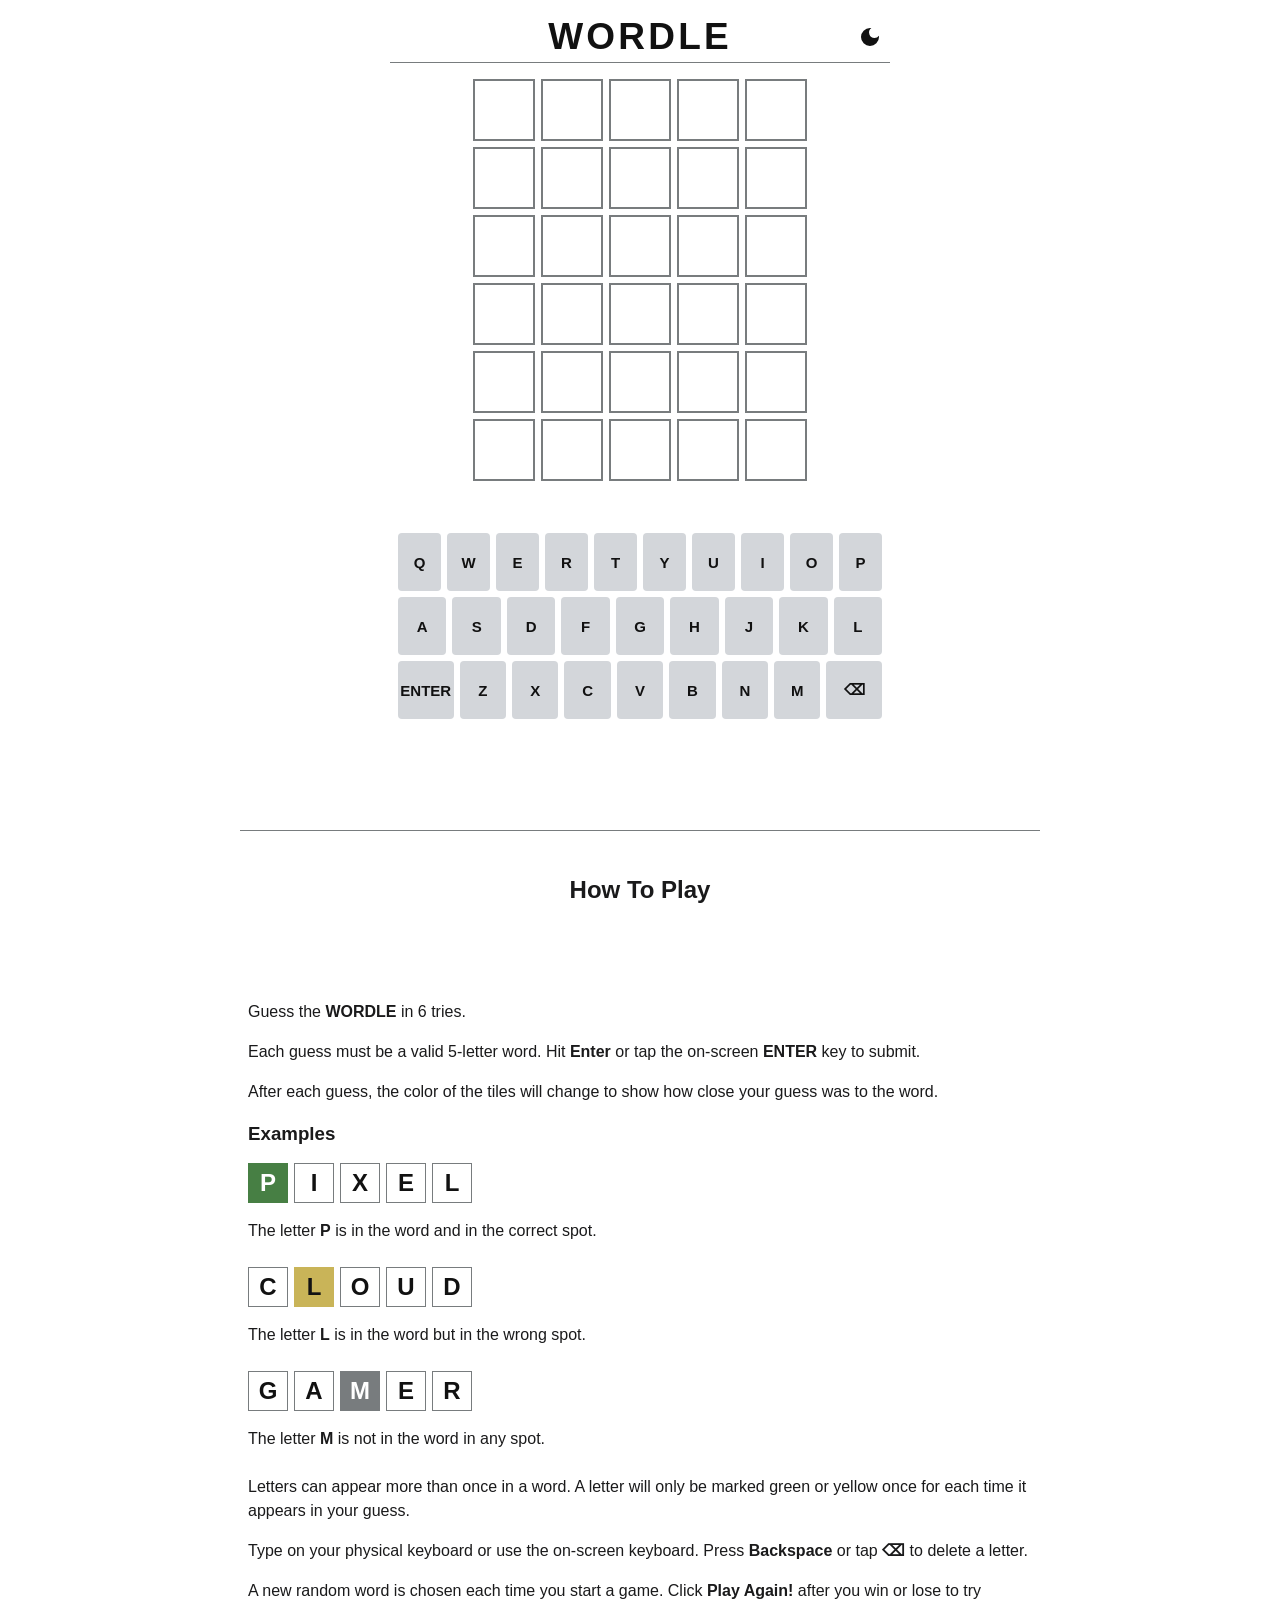
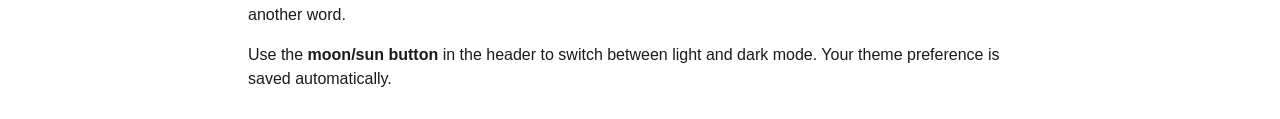
<file: index.html>
<!DOCTYPE html>
<html lang="en">
  <head>
    <meta charset="UTF-8" />
    <meta name="viewport" content="width=device-width, initial-scale=1.0" />
    <title>Wordle</title>
    <link rel="stylesheet" href="css/style.css" />
    <script>
      if (localStorage.getItem('theme') === 'dark') {
        document.documentElement.classList.add('dark');
      }
    </script>
  </head>
  <body>
    <header class="header">
      <div class="header-spacer"></div>
      <h1>WORDLE</h1>
      <button id="dark-mode-toggle" class="dark-mode-toggle" type="button" aria-label="Toggle dark mode" title="Dark mode">
        <svg class="icon-moon" xmlns="http://www.w3.org/2000/svg" viewBox="0 0 24 24" fill="currentColor" aria-hidden="true">
          <path d="M12 3a9 9 0 1 0 9 9c0-.46-.04-.92-.1-1.36a5.39 5.39 0 0 1-4.4 2.26 5.403 5.403 0 0 1-3.14-9.8c-.44-.06-.9-.1-1.36-.1z"/>
        </svg>
        <svg class="icon-sun" xmlns="http://www.w3.org/2000/svg" viewBox="0 0 24 24" fill="currentColor" aria-hidden="true">
          <path d="M12 18a6 6 0 1 1 0-12 6 6 0 0 1 0 12zm0-2a4 4 0 1 0 0-8 4 4 0 0 0 0 8zM11 1h2v3h-2V1zm0 19h2v3h-2v-3zM3.515 4.929l1.414-1.414L7.05 5.636 5.636 7.05 3.515 4.93zM16.95 18.364l1.414-1.414 2.121 2.121-1.414 1.414-2.121-2.121zm2.121-14.85l1.414 1.415-2.121 2.121-1.414-1.414 2.121-2.121zM5.636 16.95l1.414 1.414-2.121 2.121-1.414-1.414 2.121-2.121zM23 11v2h-3v-2h3zM4 11v2H1v-2h3z"/>
        </svg>
      </button>
    </header>
    <hr class="title-divider" />

    <div id="game-board" aria-label="Game board"></div>
    <div id="keyboard" class="keyboard" aria-label="Virtual keyboard"></div>

    <div id="play-again-container" style="display: none;">
      <button id="play-again" class="play-again-button">Play Again!</button>
    </div>

    <div id="toast" class="toast" role="status" aria-live="polite" aria-atomic="true">
      <div id="toast-message"></div>
    </div>

    <!-- INSTRUCTIONS -->
    <hr class="footer-divider" />
    <h2>How To Play</h2>
    <div class="content">
      <p>Guess the <strong>WORDLE</strong> in 6 tries.</p>
      <p>Each guess must be a valid 5-letter word. Hit <strong>Enter</strong> or tap the on-screen <strong>ENTER</strong> key to submit.</p>
      <p>After each guess, the color of the tiles will change to show how close your guess was to the word.</p>

      <h3><strong>Examples</strong></h3>
      <div class="example">
        <div class="example-row">
          <div class="tile correct">P</div>
          <div class="tile">I</div>
          <div class="tile">X</div>
          <div class="tile">E</div>
          <div class="tile">L</div>
        </div>
        <p>The letter <strong>P</strong> is in the word and in the correct spot.</p>
      </div>

      <div class="example">
        <div class="example-row">
          <div class="tile">C</div>
          <div class="tile present">L</div>
          <div class="tile">O</div>
          <div class="tile">U</div>
          <div class="tile">D</div>
        </div>
        <p>The letter <strong>L</strong> is in the word but in the wrong spot.</p>
      </div>

      <div class="example">
        <div class="example-row">
          <div class="tile">G</div>
          <div class="tile">A</div>
          <div class="tile absent">M</div>
          <div class="tile">E</div>
          <div class="tile">R</div>
        </div>
        <p>The letter <strong>M</strong> is not in the word in any spot.</p>
      </div>

      <p>Letters can appear more than once in a word. A letter will only be marked green or yellow once for each time it appears in your guess.</p>
      <p>Type on your physical keyboard or use the on-screen keyboard. Press <strong>Backspace</strong> or tap <strong>⌫</strong> to delete a letter.</p>
      <p>A new random word is chosen each time you start a game. Click <strong>Play Again!</strong> after you win or lose to try another word.</p>
      <p>Use the <strong>moon/sun button</strong> in the header to switch between light and dark mode. Your theme preference is saved automatically.</p>
    </div>

    <script src="js/data.js"></script>
    <script src="js/app.js"></script>
  </body>
</html>
</file>
<file: css/style.css>
/* === Theme Variables === */
:root {
  --color-bg: #ffffff;
  --color-text: #111111;
  --color-text-secondary: #1a1a1b;
  --color-border: #787c7e;
  --color-divider: #787c7e;
  --color-tile-bg: #ffffff;
  --color-tile-border: #787c7e;
  --color-tile-text: #111111;
  --color-key-bg: #d3d6da;
  --color-key-text: #111111;
  --color-key-hover: #b8bcc0;
  --color-correct: #477f44;
  --color-present: #c9b458;
  --color-absent: #787c7e;
  --color-on-correct: #ffffff;
  --color-on-present: #121213;
  --color-on-absent: #ffffff;
  --color-toast-bg: #222222;
  --color-toast-text: #ffffff;
  --color-focus: #0b57d0;
  --color-focus-contrast: #ffffff;

  /* Layout */
  --layout-max-width: 500px;
  --content-max-width: 800px;
  --page-padding-x: 12px;
  --page-padding-y: 8px;
  --tile-size: clamp(44px, 11vw, 62px);
  --tile-gap: clamp(4px, 1.2vw, 6px);
  --tile-font-size: clamp(24px, 6.5vw, 38px);
  --tile-border-width: 2px;
  --key-height: clamp(48px, 12vw, 58px);
  --key-gap: clamp(4px, 1vw, 6px);
  --key-font-size: clamp(12px, 3.2vw, 15px);
  --key-padding-x: clamp(4px, 1.5vw, 14px);
  --header-font-size: clamp(28px, 7vw, 37px);
  --header-letter-spacing: 0.15rem;
  --keyboard-margin-top: clamp(24px, 6vw, 60px);
  --keyboard-margin-bottom: clamp(20px, 5vw, 51px);
  --content-margin-top: clamp(32px, 8vw, 60px);
  --footer-margin-top: clamp(32px, 8vw, 60px);
  --example-tile-size: clamp(32px, 8vw, 40px);
  --example-tile-font-size: clamp(18px, 4.5vw, 24px);
}

html.dark {
  --color-bg: #121213;
  --color-text: #ffffff;
  --color-text-secondary: #f3f3f3;
  --color-border: #787c7e;
  --color-divider: #787c7e;
  --color-tile-bg: #121213;
  --color-tile-border: #787c7e;
  --color-tile-text: #ffffff;
  --color-key-bg: #6e7375;
  --color-key-text: #ffffff;
  --color-key-hover: #565758;
  --color-correct: #538d4e;
  --color-present: #9a8428;
  --color-absent: #3a3a3c;
  --color-on-correct: #ffffff;
  --color-on-present: #ffffff;
  --color-on-absent: #ffffff;
  --color-toast-bg: #ffffff;
  --color-toast-text: #121213;
  --color-focus: #6cb4ff;
  --color-focus-contrast: #121213;
}

/* === Base Styles === */
body {
  font-family: "Helvetica Neue", Helvetica, Arial, sans-serif;
  font-weight: 400;
  margin: 0;
  min-height: 100vh;
  display: flex;
  flex-direction: column;
  align-items: center;
  justify-content: flex-start;
  background-color: var(--color-bg);
  color: var(--color-text);
  padding: var(--page-padding-y) var(--page-padding-x);
  box-sizing: border-box;
  transition: background-color 0.2s ease, color 0.2s ease;
  overflow-x: hidden;
}

/* === Header === */
.header {
  display: grid;
  grid-template-columns: 1fr auto 1fr;
  align-items: center;
  width: 100%;
  max-width: var(--layout-max-width);
  padding: 4px 0;
}

.header h1 {
  margin: 0;
  color: var(--color-text);
  font-size: var(--header-font-size);
  font-weight: 700;
  letter-spacing: var(--header-letter-spacing);
  text-align: center;
}

.header-spacer {
  width: clamp(36px, 9vw, 40px);
}

.dark-mode-toggle {
  justify-self: end;
  display: flex;
  align-items: center;
  justify-content: center;
  width: clamp(36px, 9vw, 40px);
  height: clamp(36px, 9vw, 40px);
  padding: 0;
  border: none;
  border-radius: 4px;
  background: transparent;
  color: var(--color-text);
  cursor: pointer;
  transition: background-color 0.2s ease, color 0.2s ease;
}

.dark-mode-toggle:hover {
  background-color: var(--color-key-bg);
  color: var(--color-key-text);
}

.dark-mode-toggle svg {
  width: 24px;
  height: 24px;
}

.dark-mode-toggle .icon-sun {
  display: none;
}

html.dark .dark-mode-toggle .icon-moon {
  display: none;
}

html.dark .dark-mode-toggle .icon-sun {
  display: block;
}

h2, h3, p {
  color: var(--color-text-secondary);
}

h2 {
  font-size: clamp(1.25rem, 4vw, 1.5rem);
  text-align: center;
  width: 100%;
}

.content {
  max-width: var(--content-max-width);
  width: 100%;
  margin-top: var(--content-margin-top);
  padding: 0 clamp(4px, 2vw, 16px);
  align-self: center;
  text-align: left;
  box-sizing: border-box;
}

.content p {
  font-size: clamp(0.95rem, 2.8vw, 1rem);
  line-height: 1.5;
}

.title-divider {
  width: 100%;
  max-width: var(--layout-max-width);
  border: none;
  border-top: 1px solid var(--color-divider);
  margin: 0 auto 12px;
}

.footer-divider {
  width: 100%;
  max-width: var(--content-max-width);
  border: none;
  border-top: 1px solid var(--color-divider);
  margin: var(--footer-margin-top) auto 25px;
}


/* === Game Board === */
#game-board {
  display: grid;
  grid-template-rows: repeat(6, 1fr);
  gap: var(--tile-gap);
  margin: 4px 0;
  width: min(100%, calc(var(--tile-size) * 5 + var(--tile-gap) * 4));
}

.row {
  display: grid;
  grid-template-columns: repeat(5, var(--tile-size));
  gap: var(--tile-gap);
  justify-content: center;
}

/* === Tiles === */
.tile {
  width: var(--tile-size);
  height: var(--tile-size);
  display: flex;
  justify-content: center;
  align-items: center;
  font-size: var(--tile-font-size);
  font-weight: bold;
  text-transform: uppercase;
  background-color: var(--color-tile-bg);
  border: var(--tile-border-width) solid var(--color-tile-border);
  color: var(--color-tile-text);
  box-sizing: border-box;
  transition: transform 0.2s ease, background-color 0.3s ease, border-color 0.3s ease, color 0.3s ease;
}

.tile.correct {
  background-color: var(--color-correct);
  border-color: var(--color-correct);
  color: var(--color-on-correct);
}

.tile.present {
  background-color: var(--color-present);
  border-color: var(--color-present);
  color: var(--color-on-present);
}

.tile.absent {
  background-color: var(--color-absent);
  border-color: var(--color-absent);
  color: var(--color-on-absent);
}

/* Invalid guess animation */
@keyframes shake {
  10%, 90% { transform: translateX(-2px); }
  20%, 80% { transform: translateX(4px); }
  30%, 50%, 70% { transform: translateX(-8px); }
  40%, 60% { transform: translateX(8px); }
}

.row.shake {
  animation: shake 0.5s;
}

/* === Keyboard === */
#keyboard {
  display: flex;
  flex-direction: column;
  gap: var(--key-gap);
  user-select: none;
  width: 100%;
  max-width: var(--layout-max-width);
  margin-top: var(--keyboard-margin-top);
  margin-bottom: var(--keyboard-margin-bottom);
  padding: 0 clamp(2px, 1vw, 8px);
  box-sizing: border-box;
}

#keyboard .row {
  display: flex;
  justify-content: center;
  gap: var(--key-gap);
  width: 100%;
}

#keyboard button {
  flex: 1;
  background-color: var(--color-key-bg);
  border: none;
  border-radius: 4px;
  padding: 0 var(--key-padding-x);
  min-height: var(--key-height);
  max-height: var(--key-height);
  min-width: 0;
  display: flex;
  justify-content: center;
  align-items: center;
  font-size: var(--key-font-size);
  font-weight: bold;
  color: var(--color-key-text);
  cursor: pointer;
  text-transform: uppercase;
  transition: background-color 0.2s ease, border-color 0.2s ease, color 0.2s ease;
}

#keyboard button[data-key="ENTER"],
#keyboard button[data-key="⌫"] {
  flex: 1.5;
}

#keyboard button:focus-visible,
.play-again-button:focus-visible,
.dark-mode-toggle:focus-visible {
  outline: 3px solid var(--color-focus);
  outline-offset: 2px;
}

#keyboard button:active {
  transform: scale(0.98);
}

#keyboard button.correct {
  background-color: var(--color-correct);
  border-color: var(--color-correct);
  color: var(--color-on-correct);
}

#keyboard button.present {
  background-color: var(--color-present);
  border-color: var(--color-present);
  color: var(--color-on-present);
}

#keyboard button.absent {
  background-color: var(--color-absent);
  border-color: var(--color-absent);
  color: var(--color-on-absent);
}

#keyboard button:hover {
  background-color: var(--color-key-hover);
}

#keyboard button.correct:hover,
#keyboard button.present:hover,
#keyboard button.absent:hover {
  filter: brightness(0.95);
}


/* === Play Again Button === */
#play-again-container {
  display: none;
  margin-top: 5px;
  justify-content: center;
  width: 100%;
  max-width: var(--layout-max-width);
  padding: 0 var(--page-padding-x);
  box-sizing: border-box;
}

.play-again-button {
  background-color: var(--color-correct);
  color: var(--color-on-correct);
  padding: clamp(10px, 2.5vw, 12px) clamp(18px, 5vw, 24px);
  font-size: clamp(16px, 4vw, 18px);
  font-weight: bold;
  border: none;
  border-radius: 6px;
  cursor: pointer;
  transition: background-color 0.2s ease, border-color 0.2s ease;
}

.play-again-button:hover {
  filter: brightness(0.95);
}

.example {
  margin-bottom: 24px;
}

.example-row {
  display: flex;
  gap: var(--tile-gap);
  margin-bottom: 8px;
  flex-wrap: wrap;
}

.example-row .tile {
  width: var(--example-tile-size);
  height: var(--example-tile-size);
  font-size: var(--example-tile-font-size);
  border-width: 1.5px;
}

/* === Toast Notification === */
.toast {
  position: fixed;
  top: clamp(12px, 3vw, 30px);
  left: 50%;
  transform: translateX(-50%);
  width: min(calc(100% - 24px), 420px);
  background-color: var(--color-toast-bg);
  color: var(--color-toast-text);
  padding: clamp(0.75rem, 2.5vw, 1rem) clamp(1rem, 4vw, 2rem);
  border-radius: 8px;
  box-shadow: 0 4px 8px rgba(0, 0, 0, 0.3);
  z-index: 1000;
  opacity: 0;
  pointer-events: none;
  transition: opacity 0.5s ease-in-out;
  text-align: center;
  font-size: clamp(0.9rem, 2.8vw, 1rem);
  box-sizing: border-box;
}

.toast.show {
  opacity: 1;
  pointer-events: auto;
}

/* === Responsive Breakpoints === */

/* Small phones */
@media (max-width: 360px) {
  :root {
    --page-padding-x: 8px;
    --header-letter-spacing: 0.1rem;
    --tile-size: 42px;
    --key-font-size: 11px;
  }
}

/* Tablets and small laptops */
@media (min-width: 768px) {
  :root {
    --page-padding-x: 20px;
    --page-padding-y: 12px;
    --layout-max-width: 520px;
    --header-letter-spacing: 0.2rem;
  }
}

/* Desktops */
@media (min-width: 1024px) {
  :root {
    --page-padding-x: 24px;
    --layout-max-width: 500px;
    --content-max-width: 700px;
    --keyboard-margin-top: 48px;
  }

  .content {
    padding: 0 8px;
  }
}

/* Large desktops */
@media (min-width: 1280px) {
  :root {
    --content-max-width: 800px;
    --tile-size: 62px;
    --tile-font-size: 38px;
    --key-height: 58px;
    --key-font-size: 15px;
  }
}

/* Short viewports (landscape phones, small laptop windows) */
@media (max-height: 700px) {
  :root {
    --keyboard-margin-top: 16px;
    --keyboard-margin-bottom: 12px;
    --content-margin-top: 24px;
    --footer-margin-top: 24px;
  }
}

@media (max-height: 500px) and (orientation: landscape) {
  :root {
    --keyboard-margin-top: 8px;
    --keyboard-margin-bottom: 8px;
    --tile-size: clamp(36px, 10vh, 48px);
    --key-height: clamp(36px, 10vh, 44px);
  }

  .footer-divider {
    margin-top: 20px;
  }
}

/* Reduced motion */
@media (prefers-reduced-motion: reduce) {
  .row.shake {
    animation: none;
  }

  .tile,
  #keyboard button,
  .play-again-button {
    transition: none;
  }
}
</file>
